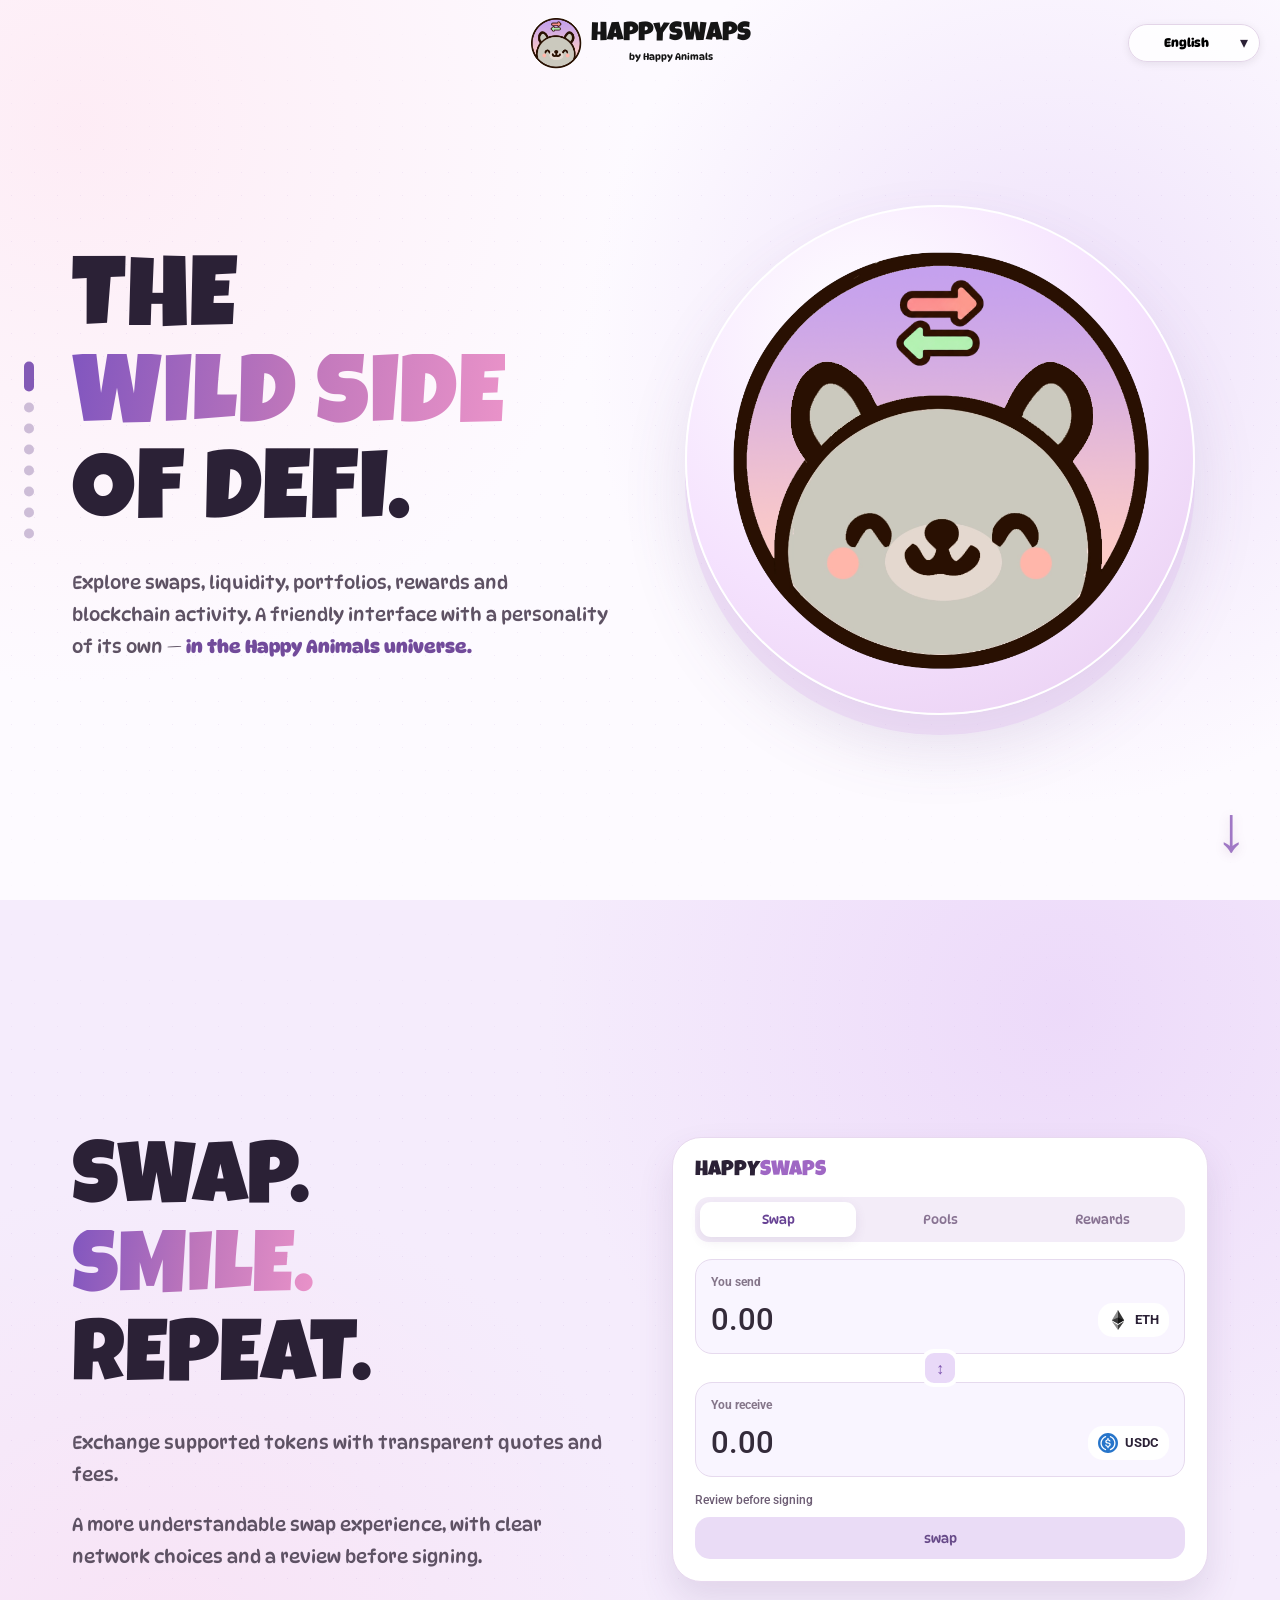
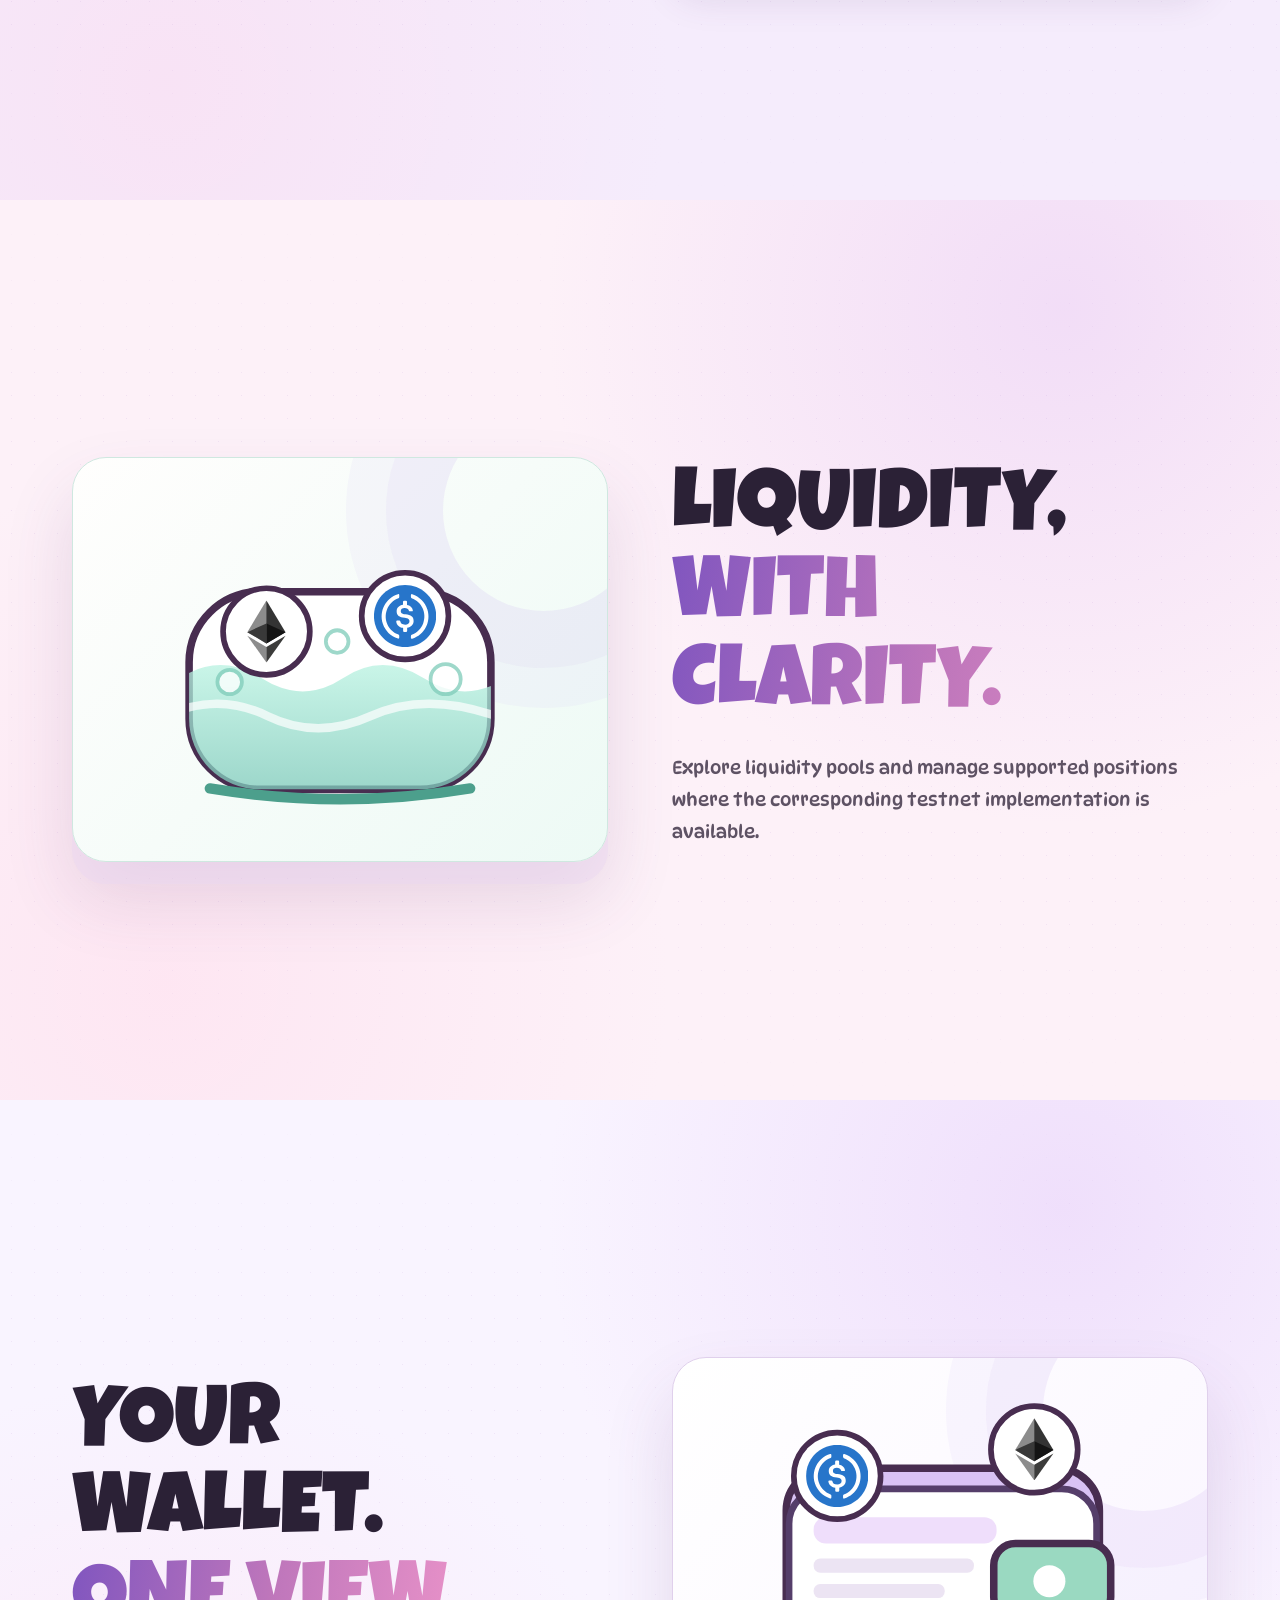
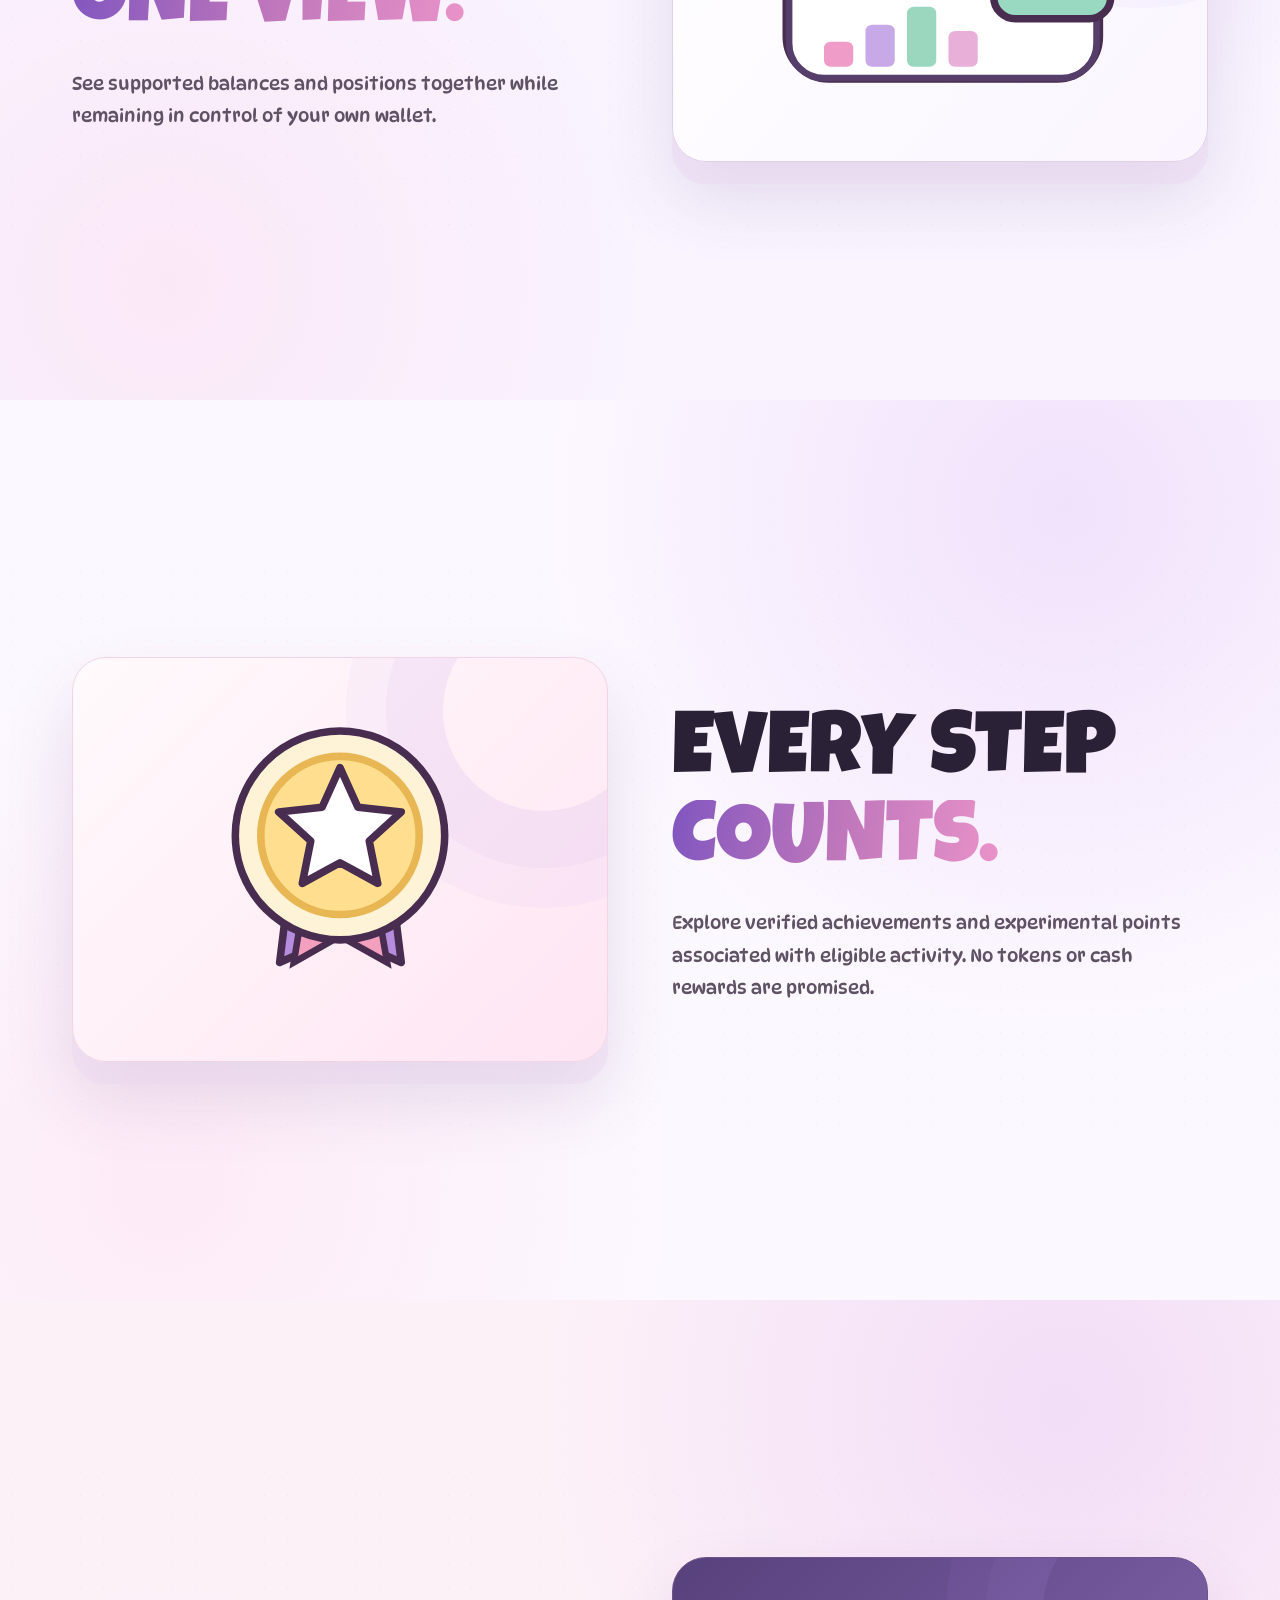
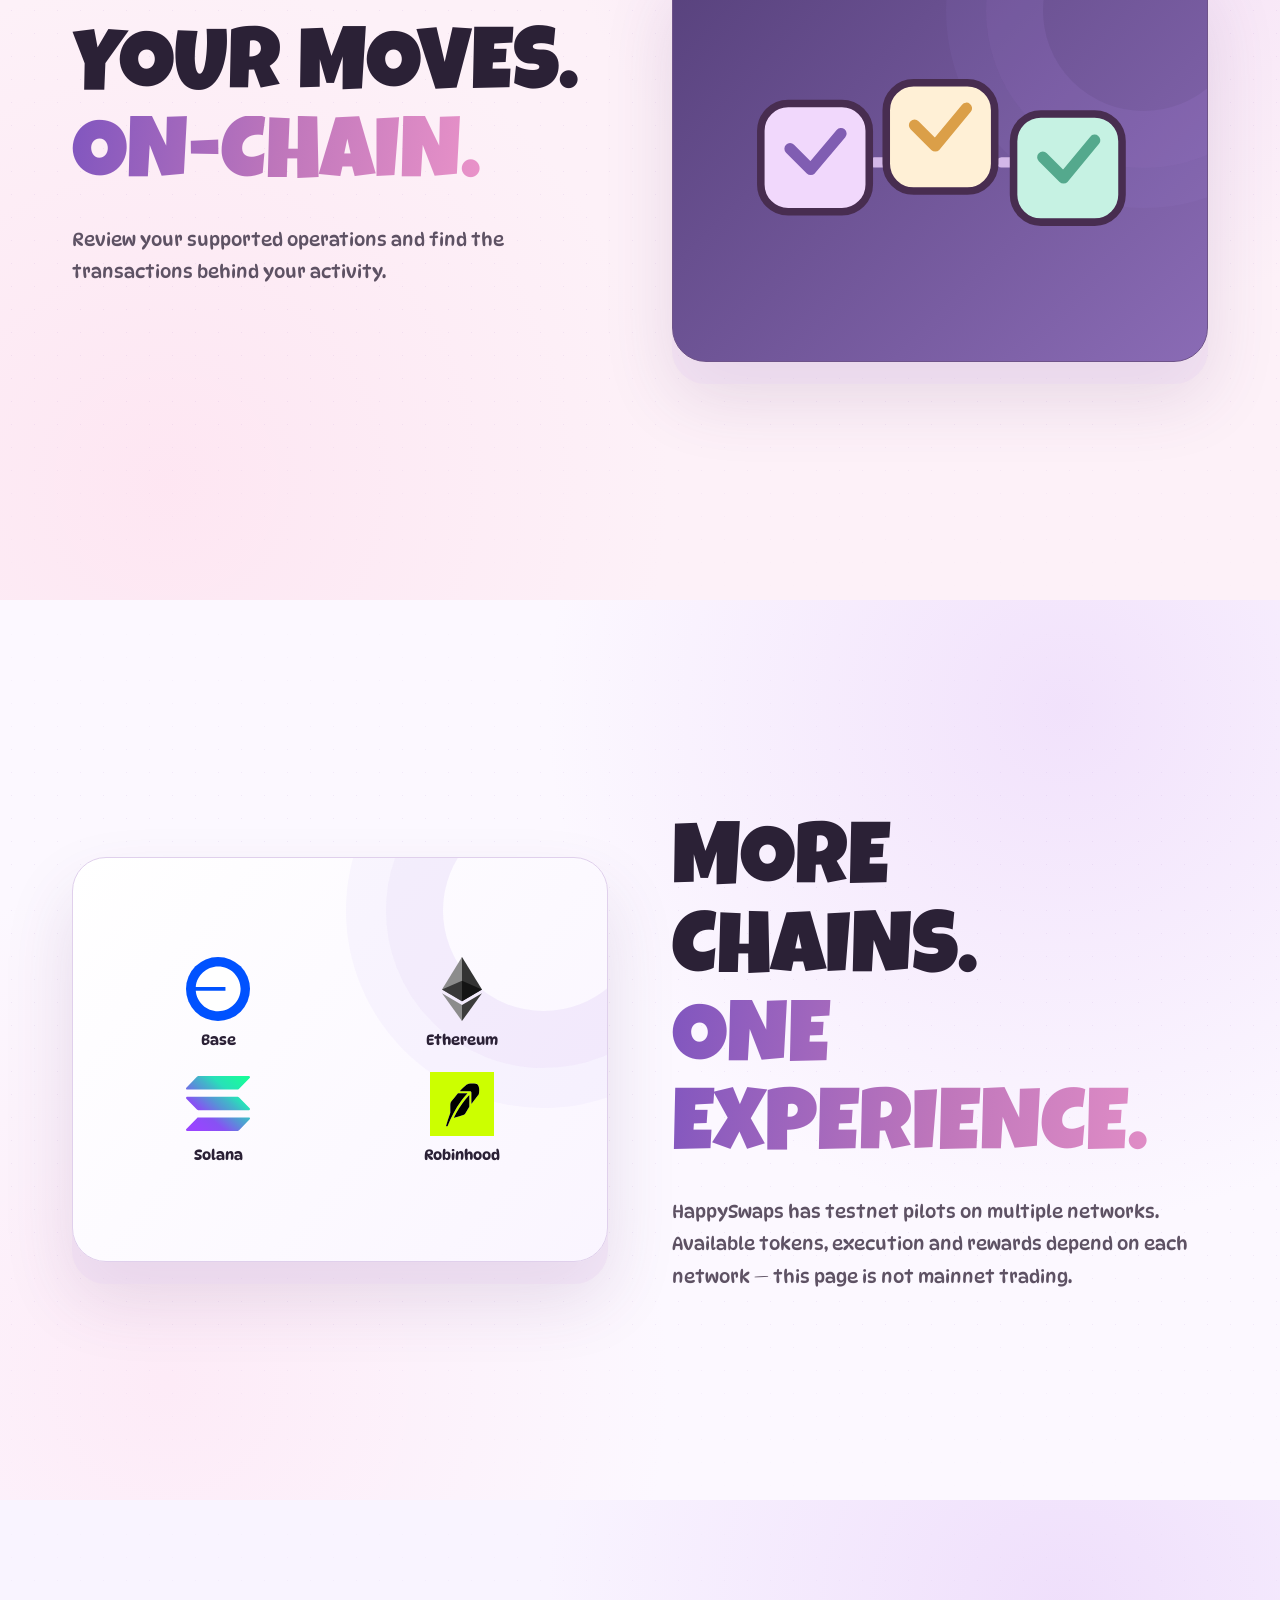
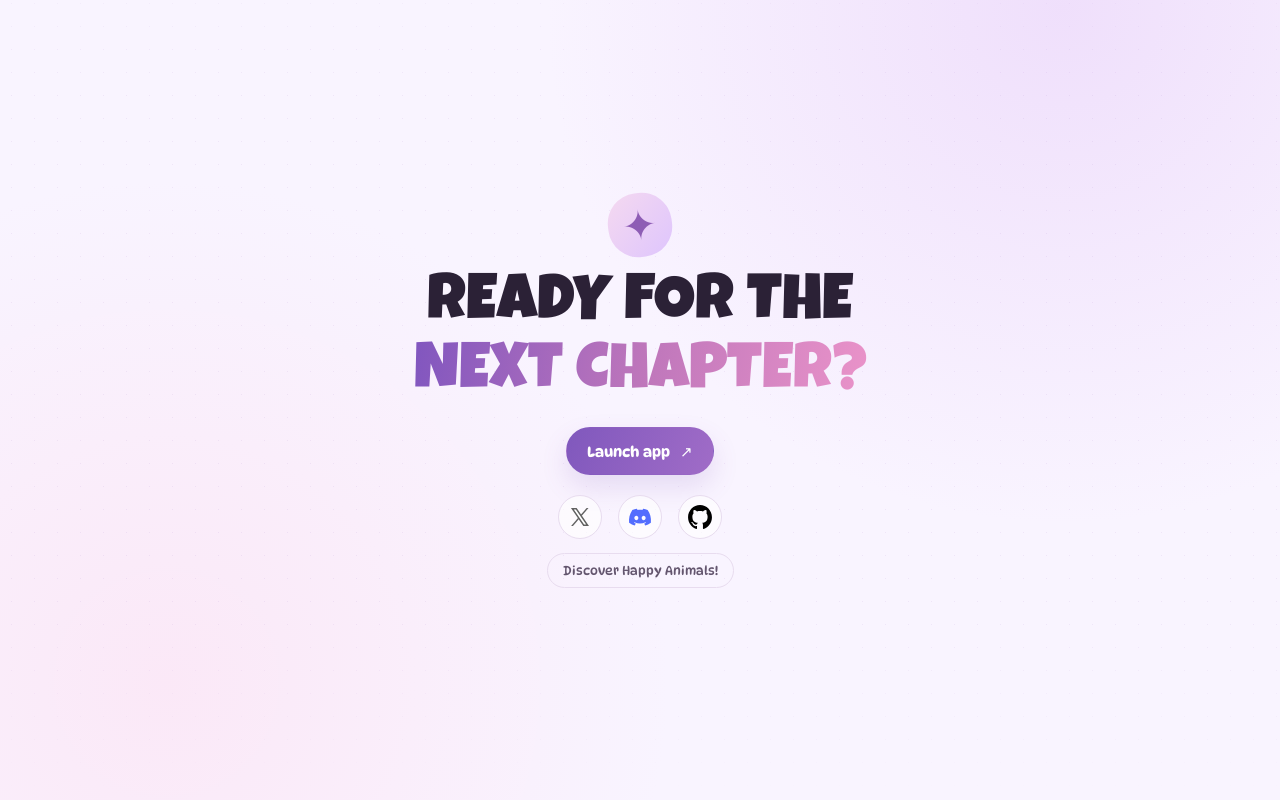
<file: happyswaps.html>
<!doctype html>
<html lang="en">
<head>
  <meta charset="utf-8">
  <meta name="viewport" content="width=device-width, initial-scale=1">
  <title>HappySwaps by Happy Animals | DeFi Multichain · Preview</title>
  <meta name="description" data-i18n-content="swaps.metaDescription" content="Discover HappySwaps: a multichain DeFi application with swaps, pools, portfolio, verified activity and experimental rewards. Testnet preview.">
  <meta name="robots" content="noindex,nofollow">
  <meta name="theme-color" content="#f5f0ff">
  <link rel="preconnect" href="https://fonts.googleapis.com">
  <link rel="preconnect" href="https://fonts.gstatic.com" crossorigin>
  <link href="https://fonts.googleapis.com/css2?family=Luckiest+Guy&family=DynaPuff:wght@400;500;600;700&family=Roboto:wght@400;500;700&display=swap" rel="stylesheet">
  <link rel="stylesheet" href="./css/happyswaps-language-selector.css">
  <script defer src="./js/happyswaps-i18n.js"></script>
  <link rel="stylesheet" href="./css/happyswaps.css"></head>
<body data-i18n-page-title="swaps.pageTitle">
<a class="skip" href="#intro">Skip to content</a>
<div class="nav-shell"><header class="header"><a class="brand" href="#intro" aria-label="HappySwaps">
  <span class="brand-mark" aria-hidden="true">
   <img src="./assets/happyswaps/logo_happyswaps_base.png" alt="">
   <img class="brand-arrow top" src="./assets/happyswaps/logo_happyswaps_flecha_rosa.png" alt="">
   <img class="brand-arrow bottom" src="./assets/happyswaps/logo_happyswaps_flecha_verde.png" alt="">
  </span><span class="wordmark"><strong>HAPPY<span class="wordmark-swaps">SWAPS</span></strong><small>by Happy Animals</small></span></a>

<div class="header-end"><div class="language-selector"><select id="languageSelector" class="language-selector__select" aria-label="Select language"></select><span class="language-selector__arrow" aria-hidden="true">▾</span></div>
</div></header></div>
<main id="main">
<section class="screen screen-intro" id="intro" data-screen="1" aria-labelledby="introTitle"><div class="frame stage">
<div class="stage-copy"><h1 id="introTitle" data-i18n-html="swapsDeck.introTitle">THE <span class="gradient">WILD SIDE</span><br>OF DEFI.</h1>
<p class="lead" data-i18n-html="swapsDeck.introBody">Explore swaps, liquidity, portfolios, rewards and blockchain activity. A friendly interface with a personality of its own — <strong>in the Happy Animals universe.</strong></p>

</div>
<div class="mascot-show"><div class="mascot-circle"><div class="mascot-logo" role="img" aria-label="HappySwaps"><img src="./assets/happyswaps/logo_happyswaps_base.png" alt=""><img class="brand-arrow top" src="./assets/happyswaps/logo_happyswaps_flecha_rosa.png" alt=""><img class="brand-arrow bottom" src="./assets/happyswaps/logo_happyswaps_flecha_verde.png" alt=""></div></div></div></div></section>
<section class="screen" id="swap" data-screen="2" aria-labelledby="swapTitle"><div class="frame stage">
<div class="stage-copy"><h2 id="swapTitle" data-i18n-html="swapsDeck.swapTitle">SWAP.<br><span class="gradient">SMILE.</span><br>REPEAT.</h2>
<p class="lead" data-i18n="swaps.swapBody">Exchange supported tokens with transparent quotes and fees.</p><p class="lead" data-i18n-html="swapsDeck.swapBody">A more understandable swap experience, with clear network choices and a review before signing.</p>
</div><div><div class="mini-app" inert aria-label="Static swap illustration">
 <div class="mini-head"><strong>HAPPY<span style="color:#9f67c4">SWAPS</span></strong></div>
 <div class="mini-tabs" role="tablist" aria-label="Preview features">
  <button id="tabSwap" role="tab" aria-controls="conceptPanel" aria-selected="true" data-demo="swap">Swap</button>
  <button id="tabPools" role="tab" aria-controls="conceptPanel" aria-selected="false" tabindex="-1" data-demo="pools" data-i18n="swapsTab.pools">Pools</button>
  <button id="tabRewards" role="tab" aria-controls="conceptPanel" aria-selected="false" tabindex="-1" data-demo="rewards" data-i18n="swapsTab.rewards">Rewards</button>
 </div><div id="conceptPanel" role="tabpanel" aria-labelledby="tabSwap" aria-live="polite">
 <div class="amount"><span class="amount-label" id="demoLabelA" data-i18n="swapsDemo.send">You send</span><div class="amount-line"><strong id="demoAmountA">0.00</strong><span class="coin-label"><img id="demoCoinA" src="./assets/happyswaps/logos_blockchain/logo_blockchain_ethereum.svg" alt=""><span id="demoSymbolA">ETH</span></span></div></div>
 <span class="switch-icon" aria-hidden="true">↕</span>
 <div class="amount"><span class="amount-label" id="demoLabelB" data-i18n="swapsDemo.receive">You receive</span><div class="amount-line"><strong id="demoAmountB">0.00</strong><span class="coin-label"><img src="./assets/happyswaps/usdc.svg" alt=""><span id="demoSymbolB">USDC</span></span></div></div>
 <div class="demo-info"><span id="demoHint" data-i18n="swapsDemo.review">Review before signing</span></div>
 <div class="demo-action">swap</div>
 
 </div></div></div></div></section>
<section class="screen" id="pools" data-screen="3" aria-labelledby="poolsTitle">
<div class="frame stage stage-card-left"><div class="stage-copy"><h2 id="poolsTitle" data-i18n-html="swapsDeck.poolsTitle">LIQUIDITY,<br><span class='gradient'>WITH CLARITY.</span></h2><p class="lead" data-i18n-html="swapsDeck.poolsBody">Explore liquidity pools and manage supported positions where the corresponding testnet implementation is available.</p></div><div class="feature-card mint"><img class="card-art" src="./assets/happyswaps/illustrations/pools-animated.svg" alt=""></div></div></section>
<section class="screen" id="portfolio" data-screen="4" aria-labelledby="portfolioTitle">
<div class="frame stage"><div class="stage-copy"><h2 id="portfolioTitle" data-i18n-html="swapsDeck.portfolioTitle">YOUR WALLET.<br><span class='gradient'>ONE VIEW.</span></h2><p class="lead" data-i18n-html="swapsDeck.portfolioBody">See supported balances and positions together while remaining in control of your own wallet.</p></div><div class="feature-card "><img class="card-art" src="./assets/happyswaps/illustrations/portfolio-animated.svg" alt=""></div></div></section>
<section class="screen" id="rewards" data-screen="5" aria-labelledby="rewardsTitle">
<div class="frame stage stage-card-left"><div class="stage-copy"><h2 id="rewardsTitle" data-i18n-html="swapsDeck.rewardsTitle">EVERY STEP<br><span class='gradient'>COUNTS.</span></h2><p class="lead" data-i18n-html="swapsDeck.rewardsBody">Explore verified achievements and experimental points associated with eligible activity. No tokens or cash rewards are promised.</p></div><div class="feature-card pink"><img class="card-art" src="./assets/happyswaps/illustrations/rewards-animated.svg" alt=""></div></div></section>
<section class="screen" id="activity" data-screen="6" aria-labelledby="activityTitle">
<div class="frame stage"><div class="stage-copy"><h2 id="activityTitle" data-i18n-html="swapsDeck.activityTitle">YOUR MOVES.<br><span class='gradient'>ON-CHAIN.</span></h2><p class="lead" data-i18n-html="swapsDeck.activityBody">Review your supported operations and find the transactions behind your activity.</p></div><div class="feature-card deep"><img class="card-art" src="./assets/happyswaps/illustrations/activity-animated.svg" alt=""></div></div></section>
<section class="screen" id="networks" data-screen="7" aria-labelledby="networksTitle"><div class="frame stage stage-card-left">
<div class="stage-copy"><h2 id="networksTitle" data-i18n-html="swapsDeck.networksTitle">MORE CHAINS.<br><span class="gradient">ONE EXPERIENCE.</span></h2>
<p class="lead" data-i18n-html="swapsDeck.networksBody">HappySwaps has testnet pilots on multiple networks. Available tokens, execution and rewards depend on each network — this page is not mainnet trading.</p>
</div><div class="feature-card"><div class="chain-grid"><div><img src="./assets/happyswaps/logos_blockchain/logo_blockchain_base.svg" alt=""><span>Base</span></div><div><img src="./assets/happyswaps/logos_blockchain/logo_blockchain_ethereum.svg" alt=""><span>Ethereum</span></div><div><img src="./assets/happyswaps/logos_blockchain/logo_blockchain_solana.svg" alt=""><span>Solana</span></div><div><img src="./assets/happyswaps/logos_blockchain/logo_blockchain_robinhood.svg" alt=""><span>Robinhood</span></div></div></div></div></section>
<section class="screen" id="start" data-screen="8" aria-labelledby="startTitle"><div class="frame final-stage">
<div class="final-emblem" aria-hidden="true">✦</div>
<h2 id="startTitle" data-i18n-html="swapsDeck.startTitle">READY FOR THE<br><span class="gradient">NEXT CHAPTER?</span></h2>
<div class="actions final-actions"><a class="btn btn-primary" href="https://happyswaps-staging.happyswaps.workers.dev/"><span data-i18n="swapsEnd.launch">Launch app</span> ↗</a></div>
<nav class="end-socials" aria-label="Social media">
<a href="https://x.com/happyanimalsxyz" target="_blank" rel="noopener noreferrer" aria-label="X"><img src="./assets/happyswaps/logo_social_twitterx.svg" alt="" width="24" height="24"></a>
<a href="https://discord.gg/hSGmJdRweD" target="_blank" rel="noopener noreferrer" aria-label="Discord"><img src="./assets/happyswaps/logo_social_discord.svg" alt="" width="24" height="24"></a>
<a href="https://github.com/Happy-Animals" target="_blank" rel="noopener noreferrer" aria-label="GitHub"><img src="./assets/happyswaps/logo_social_github.svg" alt="" width="24" height="24"></a>
</nav>
<a class="discover-animals" href="https://happyanimals.xyz/" data-i18n="swapsEnd.animals">Discover Happy Animals!</a>

</div></section></main>
<nav class="progress-rail" aria-label="Page sections"><button type="button" data-goto="intro" title="INTRO" aria-label="Go to INTRO" aria-current="true"></button><button type="button" data-goto="swap" title="SWAP" aria-label="Go to SWAP" aria-current="false"></button><button type="button" data-goto="pools" title="POOLS" aria-label="Go to POOLS" aria-current="false"></button><button type="button" data-goto="portfolio" title="PORTFOLIO" aria-label="Go to PORTFOLIO" aria-current="false"></button><button type="button" data-goto="rewards" title="REWARDS" aria-label="Go to REWARDS" aria-current="false"></button><button type="button" data-goto="activity" title="ACTIVITY" aria-label="Go to ACTIVITY" aria-current="false"></button><button type="button" data-goto="networks" title="NETWORKS" aria-label="Go to NETWORKS" aria-current="false"></button><button type="button" data-goto="start" title="EXPLORE" aria-label="Go to EXPLORE" aria-current="false"></button></nav>
<button class="deck-arrow" id="deckArrow" type="button" aria-label="Next section" title="Next section">↓</button>
<script src="./js/happyswaps.js"></script></body></html>
</file>
<file: css/happyswaps-language-selector.css>
/* HAPPY ANIMALS 2026 - shared language selector */

/*
 * Visual base.
 * Dimensions follow the HAPPY ANIMALS 2026 webapp button pattern:
 * min-width: 120px
 * min-height: 44px
 * padding: 10px 22px
 * border-radius: 25px
 */
.language-selector {
  display: inline-flex;
  align-items: center;
  justify-content: center;
  gap: 6px;

  min-width: 120px;
  min-height: 44px;
  padding: 10px 22px;
  box-sizing: border-box;

  background: rgba(255, 255, 255, 0.94);
  border: 1px solid rgba(0, 0, 0, 0.12);
  border-radius: 25px;

  box-shadow: 0 2px 8px rgba(0, 0, 0, 0.08);
}

/* =========================================================
   LANDING
   Only visible as part of the first/hero screen.
   ========================================================= */

.landing-page .start > .language-selector {
  position: absolute;

  top: auto;
  right: auto;
  bottom: 58px;
  left: 50%;

  transform: translateX(-50%);

  z-index: 3;
}

/* =========================================================
   SELECT
   ========================================================= */

.language-selector__select {
  appearance: none;
  -webkit-appearance: none;

  border: 0;
  outline: 0;
  background: transparent;

  min-width: 132px;
  padding: 0 2px;

  font: inherit;
  font-size: 0.82rem;
  font-weight: 600;

  text-align: center;
  text-align-last: center;

  cursor: pointer;
}

.language-selector__select:focus-visible {
  outline: 2px solid currentColor;
  outline-offset: 3px;
  border-radius: 4px;
}

.language-selector__arrow {
  flex: 0 0 auto;
  line-height: 1;
  pointer-events: none;
}

/* =========================================================
   TOKEN PAGE
   Keep its existing top position.
   ========================================================= */

.token-page .section1Intro > .language-selector {
  position: absolute;

  top: auto;
  right: auto;
  bottom: 58px;
  left: 50%;

  transform: translateX(-50%);

  z-index: 3;
}

html[dir="rtl"] .token-page .language-selector {
  right: auto;
  left: 270px;
}

/* =========================================================
   MOBILE
   ========================================================= */

@media (max-width: 768px) {
  .landing-page .start > .language-selector,
  .token-page .section1Intro > .language-selector {
    top: auto;
    right: auto;
    bottom: 58px;
    left: 50%;

    transform: translateX(-50%);
  }

  .language-selector__select {
    min-width: 132px;
  }
}
</file>
<file: css/happyswaps.css>
:root{--ink:#2b2136;--muted:#64566f;--purple:#825bb8;--purple-deep:#623c94;--rose:#ed97bd;--cream:#fff9fd;--line:#e8dcef;--soft:#f2e7fa}
*,*::before,*::after{box-sizing:border-box}
html{scroll-behavior:smooth;scroll-snap-type:y mandatory;scroll-padding-top:0}
body{margin:0;min-width:300px;color:var(--ink);background:#fcf8ff;font-family:"DynaPuff",sans-serif;overflow-x:hidden}
button,select{font:inherit}button{cursor:pointer}a{color:inherit;text-decoration:none}
a:focus-visible,button:focus-visible,select:focus-visible{outline:3px solid var(--purple);outline-offset:4px}
.skip{position:fixed;top:-100px;left:12px;z-index:150;background:#fff;padding:12px}.skip:focus{top:10px}
.nav-shell{position:fixed;top:0;left:0;right:0;z-index:100;padding:10px 20px;background:linear-gradient(180deg,rgba(252,248,255,.97),rgba(252,248,255,.82));backdrop-filter:blur(15px);border-bottom:1px solid #eadff250}
.header{max-width:1190px;margin:auto;display:flex;align-items:center;justify-content:space-between;gap:12px;min-height:65px}
.brand{display:inline-flex;align-items:center;gap:9px;min-width:0}
.brand-mark{position:relative;display:block;width:52px;height:52px;flex:0 0 52px;border-radius:50%;overflow:hidden;background:#fff}
.brand-mark img{width:100%;height:100%;position:absolute;inset:0;object-fit:contain;pointer-events:none}
.brand-arrow.top{--from:45%;--to:-45%}.brand-arrow.bottom{--from:-45%;--to:45%}
@keyframes arrow-flow{0%,18%{transform:translateX(0);opacity:1}44%{transform:translateX(var(--from));opacity:0}45%{transform:translateX(var(--to));opacity:0}72%,100%{transform:translateX(0);opacity:1}}
@media(hover:hover) and (pointer:fine){.brand:hover .brand-arrow{animation:arrow-flow 1.6s ease-in-out infinite}}
.wordmark{display:flex;flex-direction:column;gap:2px}
.wordmark strong{font:400 clamp(1.3rem,2vw,1.9rem)/1 "Luckiest Guy",sans-serif;white-space:nowrap}
.wordmark small{font:500 .59rem Roboto,sans-serif;letter-spacing:.12em;color:#876b95;white-space:nowrap}
.nav{display:flex;align-items:center;gap:16px}
.nav a{font:500 .83rem DynaPuff,sans-serif;color:#675176}.nav a:hover{color:#844ebd}
.header-end{display:flex;align-items:center;gap:8px}
.header .language-selector{min-width:0;min-height:38px;padding:3px 6px;border:1px solid #e3d5e8;background:#ffffffd9}
.header .language-selector__select{font-size:.76rem}
.back-home{padding:10px 14px;border-radius:22px;background:#f0e4f8;color:#5b357e;white-space:nowrap;font-size:.76rem}
.back-home:hover{background:#ead6f8}
.screen{scroll-snap-align:start;scroll-snap-stop:always;position:relative;min-height:100svh;display:flex;align-items:center;isolation:isolate;overflow:hidden;padding:105px 24px 86px}
.screen::before{content:"";position:absolute;inset:0;z-index:-2;pointer-events:none;background:radial-gradient(circle at 83% 12%,rgba(222,186,245,.36),transparent 39%),radial-gradient(circle at 13% 87%,rgba(255,207,230,.32),transparent 37%)}
.screen::after{content:"";position:absolute;inset:0;z-index:-1;pointer-events:none;opacity:.1;background-image:radial-gradient(#9b6cc2 .6px,transparent .7px);background-size:23px 23px;mask-image:linear-gradient(transparent,#000 20%,#000 80%,transparent)}
.screen:nth-of-type(2n){background:#f5ecfc}
.screen:nth-of-type(3n){background:#fdf1f8}
.screen:nth-of-type(4n){background:#f9f4ff}
.screen-intro{background:#fdfaff}.screen-intro::before{background:radial-gradient(circle at 82% 38%,#dbc0f472,transparent 39%),radial-gradient(circle at 6% 14%,#fed4e45c,transparent 39%)}
.frame{width:min(1180px,100%);margin:0 auto;position:relative}
.stage{display:grid;grid-template-columns:1fr 1fr;align-items:center;gap:clamp(22px,5vw,78px)}
.stage-copy{max-width:600px;position:relative;z-index:2}
.eyebrow{display:inline-flex;gap:9px;align-items:center;font:700 .76rem Roboto,sans-serif;letter-spacing:.13em;text-transform:uppercase;color:#7b519b}
.eyebrow::before{content:"";height:3px;width:24px;border-radius:5px;background:#e495c4}
h1,h2,h3,p{margin-top:0}
h1,h2,h3{color:var(--ink)}
h1{font:400 clamp(3.65rem,7.7vw,7.4rem)/.98 "Luckiest Guy",sans-serif;letter-spacing:.006em;margin:20px 0}
h2{font:400 clamp(3rem,6.8vw,6.1rem)/1.02 "Luckiest Guy",sans-serif;margin:14px 0 19px}
h3{font:400 clamp(1.5rem,3vw,2.25rem)/1.1 "Luckiest Guy",sans-serif;margin:0 0 12px}
.gradient{display:inline-block;background:linear-gradient(98deg,#8156bf,#be76bb,#ea93c9);background-clip:text;-webkit-background-clip:text;color:transparent}
.lead{font:400 clamp(.96rem,1.5vw,1.13rem)/1.78 "DynaPuff",sans-serif;color:#5e5264;max-width:540px}
.lead strong{color:#724b9b}
.actions{display:flex;flex-wrap:wrap;gap:12px;margin-top:25px}
.btn{display:inline-flex;align-items:center;justify-content:center;gap:10px;min-height:48px;padding:12px 20px;border:1px solid transparent;border-radius:24px;font:500 .91rem DynaPuff,sans-serif;transition:transform .2s,background .2s}
.btn:hover{transform:translateY(-3px)}
.btn-primary{background:linear-gradient(112deg,#8058bd,#a06cc7);color:white;box-shadow:0 12px 27px #7d56b528}
.btn-ghost{border-color:#e6d7eb;background:#ffffffc9;color:#603d84}
.btn-ghost:hover{background:#fff}
.feature-card{position:relative;min-height:405px;padding:clamp(23px,3vw,35px);border-radius:34px;background:linear-gradient(130deg,#ffffff,#faf5ff);border:1px solid #e0d0ec;box-shadow:0 22px 0 #e9d7f077,0 36px 70px #5b3b7224;overflow:hidden}
.feature-card::before{content:"";position:absolute;right:-94px;top:-105px;width:315px;height:315px;border-radius:50%;border:57px solid #ac8be720;box-shadow:0 0 0 40px #ac8be710;pointer-events:none}
.feature-card .card-top{position:relative;display:flex;justify-content:space-between;align-items:center;gap:10px;color:#8b699d;font:700 .73rem Roboto,sans-serif;letter-spacing:.07em;margin-bottom:20px}
.feature-card .card-top span:last-child{padding:9px 12px;background:#efe2fa;border-radius:20px}
.card-symbol{font:400 clamp(4.4rem,9vw,8.6rem)/1 "Luckiest Guy",sans-serif;color:#a674cc;letter-spacing:-.07em;position:relative;margin:13px 0}
.card-detail{position:relative;color:#62526a;font:400 1rem/1.7 Roboto,sans-serif;max-width:355px}
.card-bottom{position:relative;display:flex;align-items:center;justify-content:space-between;gap:12px;margin-top:24px;font:700 .78rem Roboto,sans-serif;color:#744f97}
.card-badges{position:relative;display:flex;flex-wrap:wrap;gap:9px;margin:25px 0}
.card-badge{border-radius:20px;padding:9px 12px;background:#f3e8fa;color:#6b4d8f;font:700 .78rem Roboto,sans-serif}
.feature-card.pink{background:linear-gradient(135deg,#fffafc,#ffe5f2);border-color:#f2d4e4}
.feature-card.pink .card-symbol{color:#ed9bc4}
.feature-card.deep{background:linear-gradient(135deg,#57417c,#8a6bb5);border:1px solid #6e5389;color:white}
.feature-card.deep .card-top,.feature-card.deep .card-detail,.feature-card.deep .card-bottom{color:#f3eafa}
.feature-card.deep .card-symbol{color:#e6c6ff}
.feature-card.deep .card-top span:last-child{background:#ffffff2a}
.feature-card.deep .card-badge{background:#ffffff29;color:white}
.feature-card.mint{background:linear-gradient(135deg,#fffefd,#edfaf5);border-color:#cfe8e0}
.feature-card.mint .card-symbol{color:#68b8a5}
.mascot-show{display:grid;place-items:center;min-height:415px}
.mascot-circle{display:grid;place-items:center;width:min(100%,410px);aspect-ratio:1;border-radius:50%;background:radial-gradient(circle at 35% 26%,white,#f5e2fe 53%,#e7ccef);box-shadow:0 20px 0 #e0c1ef66,0 32px 65px #674e8423;border:2px solid #fff;position:relative}
.mascot-circle::after{content:"✦";position:absolute;right:9%;top:12%;font-size:3.4rem;color:#c782c3}
.mascot-circle img{display:block;width:85%;max-height:90%;object-fit:contain;filter:drop-shadow(0 20px 14px #684c8030)}
.mini-app{border-radius:29px;padding:22px;background:white;box-shadow:0 18px 35px #5b3b7220;border:1px solid #e8d9ef;position:relative}
.mini-head{display:flex;align-items:center;justify-content:space-between;gap:8px;margin-bottom:16px}
.mini-head strong{font:400 1.32rem "Luckiest Guy",sans-serif}
.demo-badge{padding:7px 10px;background:#f4e9fa;color:#775b8d;border-radius:16px;font:700 .64rem Roboto,sans-serif}
.mini-tabs{display:flex;gap:6px;border-radius:14px;padding:5px;background:#f3ecf8;margin-bottom:17px}
.mini-tabs button{flex:1;border:0;border-radius:11px;background:transparent;color:#887393;font-size:.8rem;padding:10px 5px}
.mini-tabs [aria-selected=true]{background:#fff;color:#674294;box-shadow:0 4px 12px #5b3b7219}
.amount{background:#f9f5ff;border:1px solid #e6daee;border-radius:17px;padding:15px;margin-bottom:0}
.amount-label{font:700 .74rem Roboto,sans-serif;color:#85768a;display:block;margin-bottom:12px}
.amount-line{display:flex;align-items:center;justify-content:space-between;gap:8px}
.amount strong{font:500 1.95rem Roboto,sans-serif;color:#342b3a;font-variant-numeric:tabular-nums}
.coin-label{display:inline-flex;align-items:center;gap:7px;padding:7px 10px;border-radius:15px;background:#fff;font:700 .8rem Roboto,sans-serif}
.coin-label img{width:20px;height:20px}
.switch-icon{display:grid;place-items:center;width:38px;height:38px;margin:-5px auto;position:relative;z-index:2;background:#e9d9f8;border:4px solid white;border-radius:13px;color:#7e54af}
.demo-info{display:flex;align-items:center;justify-content:space-between;gap:12px;margin:16px 0 10px;color:#6d5d74;font:500 .76rem Roboto,sans-serif}
.demo-action{padding:13px;background:#eadcf6;color:#674a89;border-radius:15px;text-align:center;font-size:.82rem}
.demo-foot{color:#867990;margin:12px 0 0;text-align:center;font:400 .68rem/1.4 Roboto,sans-serif}
.network-icons{display:grid;grid-template-columns:repeat(2,minmax(0,1fr));gap:11px;position:relative;margin-top:23px}
.network-icons span{display:flex;align-items:center;gap:10px;padding:14px;border:1px solid #e9dcf2;background:#fff;border-radius:18px;font:700 .85rem Roboto,sans-serif}
.network-icons img{width:28px;height:28px;object-fit:contain}
.stack-steps{display:grid;gap:10px;margin-top:25px}
.stack-steps>div{display:flex;align-items:flex-start;gap:14px;padding:17px;border:1px solid #e8d8f3;border-radius:18px;background:#ffffffdd}
.stack-steps b{display:grid;place-items:center;flex:0 0 36px;height:36px;border-radius:12px;background:#eadaf7;color:#7546a5;font:700 .8rem Roboto,sans-serif}
.stack-steps strong{display:block;font:700 .92rem Roboto,sans-serif;margin-bottom:5px}
.stack-steps p{font:400 .83rem/1.6 Roboto,sans-serif;margin:0;color:#63546d}
.final-stage{text-align:center;max-width:875px;margin:auto}
.final-stage .lead{margin:0 auto}
.final-stage h2{font-size:clamp(2.6rem,5vw,4.5rem);line-height:1.08}
.final-emblem{display:inline-grid;place-items:center;width:100px;height:100px;border-radius:30px;background:linear-gradient(135deg,#f5d9f0,#dec5fd);font-size:4rem;color:#8e5db5;margin-bottom:25px;transform:rotate(-7deg)}
.final-actions{justify-content:center}
.final-foot{margin-top:45px;font:400 .77rem/1.5 Roboto,sans-serif;color:#8a7995}
.deck-arrow{position:fixed;right:clamp(15px,3.4vw,45px);bottom:clamp(17px,3vw,35px);z-index:105;display:grid;place-items:center;width:66px;height:66px;border-radius:50%;border:2px solid #fff;background:linear-gradient(135deg,#996bcd,#7149ae);color:white;box-shadow:0 12px 30px #61437855;font:400 2.65rem/1 "Luckiest Guy",sans-serif;transition:transform .2s,background .2s}
.deck-arrow:hover{transform:translateY(3px);background:#643995}
.deck-arrow.is-last:hover{transform:translateY(-3px)}
.deck-counter{position:fixed;bottom:clamp(38px,4vw,54px);right:clamp(92px,10vw,145px);z-index:105;background:#ffffffdc;border:1px solid #ead7f5;color:#674683;border-radius:20px;padding:8px 12px;font:700 .75rem Roboto,sans-serif;box-shadow:0 5px 22px #6a507522;white-space:nowrap}
.progress-rail{position:fixed;left:clamp(12px,2vw,24px);top:50%;transform:translateY(-50%);z-index:102;display:flex;flex-direction:column;gap:11px}
.progress-rail button{width:10px;height:10px;border:0;border-radius:10px;background:#bcaacb;opacity:.75;padding:0;transition:height .18s,background .18s}
.progress-rail button[aria-current=true]{height:30px;background:#835ab6;opacity:1}
@media(max-width:1030px){.nav{display:none}.stage{gap:28px}.screen{padding-inline:28px}.progress-rail{display:none}}
@media(max-width:760px){html{scroll-snap-type:y proximity}.screen{padding:110px 18px 90px;min-height:100svh}.stage{grid-template-columns:1fr;gap:24px}.stage-copy{text-align:center;max-width:630px;margin:auto}.eyebrow{justify-content:center}.lead{margin-inline:auto}.actions{justify-content:center}.feature-card{min-height:285px;padding:23px}.mascot-show{min-height:260px}.mascot-circle{width:min(100%,260px)}.card-symbol{font-size:4.5rem;margin:4px 0}.card-badges{margin:15px 0}.feature-card::before{width:200px;height:200px;right:-65px;top:-85px}.mini-app{max-width:480px;margin:0 auto}.brand-mark{width:43px;height:43px;flex-basis:43px}.wordmark strong{font-size:1.4rem}.header .language-selector{max-width:128px}.back-home{padding:9px;font-size:.73rem}.deck-arrow{width:52px;height:52px;font-size:2.1rem}.deck-counter{right:78px;bottom:34px}}
@media(max-width:430px){.nav-shell{padding:9px 11px}.header{gap:5px}.wordmark strong{font-size:1.17rem}.wordmark small{font-size:.52rem}.brand-mark{width:36px;height:36px;flex-basis:36px}.header-end{gap:5px}.header .language-selector{max-width:98px;padding:1px 3px;min-height:33px}.header .language-selector__select{font-size:.65rem}.back-home{font-size:.66rem;padding:8px 7px}.screen{padding-top:100px;padding-bottom:80px}h1{font-size:clamp(3.1rem,14vw,4.2rem)}h2{font-size:clamp(2.6rem,12vw,4.2rem)}.feature-card{min-height:250px;padding:19px}.mini-app{padding:16px}.amount strong{font-size:1.55rem}.demo-info{font-size:.65rem}.network-icons span{padding:10px;font-size:.75rem}.network-icons img{width:23px;height:23px}}
@media(max-height:740px) and (min-width:761px){.screen{padding-top:95px;padding-bottom:65px}h1{font-size:clamp(3.2rem,6vw,6rem)}h2{font-size:clamp(2.7rem,5.6vw,5rem)}.feature-card{min-height:330px}}
@media(prefers-reduced-motion:reduce){html{scroll-behavior:auto}*,*::before,*::after{animation:none!important;transition:none!important}.deck-arrow:hover{transform:none}}

/* Same fixed animated arrow treatment as the original Happy Animals landing. */
.deck-arrow{background:transparent;border:0;border-radius:0;box-shadow:none;color:#a078c5;text-shadow:0 2px 11px #86517938;width:70px;height:70px;font:400 4rem/1 Roboto,Arial,sans-serif;animation:deck-arrow-pulse 1.5s ease-in-out infinite}
.deck-arrow:hover,.deck-arrow.is-last:hover{background:transparent;box-shadow:none;color:#825bb8;transform:none}
@keyframes deck-arrow-pulse{0%,100%{transform:translateY(0);opacity:1}50%{transform:translateY(10px);opacity:.7}}
.deck-arrow.is-last{animation-name:deck-arrow-up}
@keyframes deck-arrow-up{0%,100%{transform:translateY(0);opacity:1}50%{transform:translateY(-10px);opacity:.7}}
@media(max-width:760px){.deck-arrow{width:58px;height:58px;font-size:3.2rem}}
@media(prefers-reduced-motion:reduce){.deck-arrow,.deck-arrow.is-last{animation:none!important;opacity:1!important}}
/* Alternate desktop card placement; keep reading order on mobile. */
@media(min-width:761px){
 .stage-card-left>.feature-card{grid-column:1;grid-row:1}
 .stage-card-left>.stage-copy{grid-column:2;grid-row:1}
}
.end-socials{display:flex;justify-content:center;gap:16px;margin:28px 0 20px}.end-socials a{display:grid;place-items:center;width:44px;height:44px;border-radius:50%;background:#ffffffaa;border:1px solid var(--line);transition:transform .2s}.end-socials a:hover{transform:translateY(-3px)}.end-socials img{object-fit:contain}.discover-animals{display:inline-block;padding:9px 15px;border:1px solid var(--line);border-radius:20px;color:var(--muted);font:400 .78rem DynaPuff,sans-serif}.discover-animals:hover{background:#fff}

/* Use the desktop canvas without depending on browser preview zoom. */
@media(min-width:1100px){
 .frame{width:min(1320px,calc(100% - 96px))}
 .header{max-width:1330px}
 .stage-copy{max-width:700px}
 .lead{max-width:675px;font-size:clamp(1.13rem,1.35vw,1.4rem)}
 .mascot-circle{width:min(100%,510px)}
}
.final-stage{width:min(1180px,100%);max-width:1180px}
.final-stage .lead{max-width:675px}

/* Keep navigation at the viewport edge, independent of content margins. */
.deck-arrow{right:14px}

/* The swap mockup is a static illustration. */
.mini-app[inert] button{cursor:default}
/* Keep the final content below the header with minimal bottom spacing. */
#start{padding-top:120px;padding-bottom:24px}
.final-emblem{width:64px;height:64px;font-size:2.6rem;margin-bottom:14px}
.final-stage h2{margin-top:0;margin-bottom:18px}
.final-actions{margin-top:18px}
.end-socials{margin:20px 0 14px}
@media(max-width:760px){
 .screen{padding:96px 18px 64px}
 .stage{gap:18px}
 h1{font-size:clamp(2.7rem,11vw,4rem)}
 h2{font-size:clamp(2rem,8vw,3.1rem)}
 .lead{font-size:.9rem;line-height:1.6}
 .feature-card{min-height:175px;padding:18px;border-radius:26px}
 .mini-app{width:100%;max-width:350px;padding:16px;border-radius:24px}
 .mini-head{margin-bottom:12px}.mini-tabs{margin-bottom:12px}
 .mini-tabs button{padding:8px 4px;font-size:.73rem}
 .amount{padding:12px}.amount-label{margin-bottom:8px}
 .amount strong{font-size:1.5rem}.demo-info{margin:12px 0 8px}
 .demo-action{padding:10px}.mascot-show{min-height:210px}
 .mascot-circle{width:min(100%,210px)}
 #start{padding:100px 18px 18px}
 .final-stage h2{font-size:clamp(1.9rem,7.5vw,2.8rem)}
 .final-emblem{width:52px;height:52px;font-size:2.1rem;margin-bottom:12px}
 .final-actions{margin-top:14px}.end-socials{margin:16px 0 12px}
}

@media(max-width:760px){
 #swap .stage-copy p[data-i18n-html="swapsDeck.swapBody"]{display:none}
 #swap h2{font-size:clamp(1.8rem,7.6vw,2.7rem);margin:0 0 10px}
 #swap .lead{margin-bottom:10px}
 #swap .stage{gap:12px}
 #swap .mini-app{max-width:300px;padding:12px}
 #swap .mini-head{margin-bottom:8px}
 #swap .mini-head strong{font-size:1.05rem}
 #swap .mini-tabs{padding:3px;margin-bottom:8px}
 #swap .mini-tabs button{padding:6px 3px}
 #swap .amount{padding:9px}
 #swap .amount-label{font-size:.65rem;margin-bottom:5px}
 #swap .amount strong{font-size:1.25rem}
 #swap .coin-label{padding:5px 7px;font-size:.7rem}
 #swap .switch-icon{width:30px;height:30px}
 #swap .demo-info{font-size:.65rem;margin:8px 0 6px}
 #swap .demo-action{padding:8px;font-size:.75rem}
}

.feature-card{display:grid;place-items:center}.card-art{display:block;width:min(100%,340px);height:280px;object-fit:contain}@media(max-width:760px){.card-art{height:145px;width:min(100%,220px)}}

/* Fill the card illustration area while preserving its aspect ratio. */
.feature-card>.card-art{position:absolute;inset:18px;width:calc(100% - 36px);height:calc(100% - 36px);max-width:none;max-height:none;object-fit:contain}
@media(max-width:760px){.feature-card>.card-art{inset:12px;width:calc(100% - 24px);height:calc(100% - 24px)}}

.mascot-logo{position:relative;width:85%;aspect-ratio:1}.mascot-circle .mascot-logo img{position:absolute;inset:0;width:100%;height:100%;max-height:none;filter:none;object-fit:contain}.mascot-logo .brand-arrow{animation:swap-nudge 3s ease-in-out infinite}.mascot-logo .brand-arrow.bottom{animation-direction:reverse}.brand:hover .brand-arrow{animation:swap-nudge 1.8s ease-in-out infinite}.brand:hover .brand-arrow.bottom{animation-direction:reverse}@keyframes swap-nudge{0%,100%{transform:translateX(-1.5%)}50%{transform:translateX(1.5%)}}@media(prefers-reduced-motion:reduce){.mascot-logo .brand-arrow,.brand:hover .brand-arrow{animation:none!important}}

.mascot-circle::after{content:none}
#start .end-socials a[aria-label="GitHub"] img{filter:brightness(0)}
.chain-grid{position:relative;display:grid;grid-template-columns:repeat(2,minmax(0,1fr));gap:24px;width:100%;z-index:1}.chain-grid div{display:grid;justify-items:center;gap:10px;color:var(--ink);font:500 .9rem DynaPuff,sans-serif}.chain-grid img{width:64px;height:64px;object-fit:contain}@media(max-width:760px){.chain-grid{gap:12px}.chain-grid img{width:36px;height:36px}.chain-grid div{font-size:.7rem;gap:5px}}

.nav-shell{background:transparent;backdrop-filter:none;border-bottom:0}
body.past-intro .header .language-selector{visibility:hidden;pointer-events:none}

/* Center branding and language control without shifting between sections. */
.header{flex-direction:column;justify-content:center;gap:8px;min-height:0}
.brand{justify-content:center}
.header-end{justify-content:center}
.header .language-selector{min-height:30px}
body.past-intro .header-end{display:none}
.screen{padding-top:150px}
#start{padding-top:150px}
@media(max-width:760px){.nav-shell{padding:8px 12px}.header{gap:6px}.screen{padding-top:128px}#start{padding-top:128px}}

@media(min-width:761px){
 .header{position:relative;flex-direction:row;min-height:65px}
 .header-end{position:absolute;right:0;top:50%;transform:translateY(-50%)}
 .screen,#start{padding-top:105px}
}

.wordmark small{font-family:"DynaPuff",sans-serif}

/* Stable brand colors shared with the HappySwaps app. */
.wordmark strong{color:#151515}
.wordmark-swaps{color:inherit}
.wordmark small{font-family:"DynaPuff",sans-serif;color:#151515;letter-spacing:0;font-weight:500}


/* Keep the two-line wordmark optically centered. */
.wordmark{align-items:center;text-align:center}

/* Keep the language arrow inside one compact selector capsule. */
.header .language-selector{
 position:relative;
 display:inline-flex;
 align-items:center;
 width:132px;
 min-width:118px;
 max-width:160px;
 padding:0;
 gap:0;
 overflow:hidden;
}
.header .language-selector__select{
 display:block;
 width:100%;
 min-width:0;
 min-height:36px;
 padding:0 30px 0 14px;
 text-align:center;
 text-align-last:center;
}
.header .language-selector__arrow{
 position:absolute;
 top:50%;
 right:11px;
 transform:translateY(-50%);
 line-height:1;
 pointer-events:none;
}
@media(max-width:430px){
 .header .language-selector{width:116px;min-width:108px;max-width:120px;padding:0}
 .header .language-selector__select{min-height:33px;padding:0 26px 0 10px}
 .header .language-selector__arrow{right:9px}
}

/* Mobile composition: centered brand, language control below the hero. */
@media(max-width:760px){
 .header{flex-direction:column;justify-content:center;width:auto;min-height:0;gap:6px}
 .brand{justify-content:center}
 .header-end{
  position:fixed;
  left:50%;
  bottom:max(38px,env(safe-area-inset-bottom));
  transform:translateX(-50%);
  display:flex!important;
 }
 body.past-intro .header-end{display:none!important}
 .header .language-selector{width:128px;min-width:118px;max-width:132px;min-height:38px}
 .header .language-selector__select{position:static;width:100%;height:auto;min-height:36px;padding:0 30px 0 14px;opacity:1;cursor:pointer}
 .screen,#start{padding-top:96px}
}
@media(max-width:430px){
 .nav-shell{padding:8px 11px}
 .header{gap:5px}
 .brand{gap:8px}
 .brand-mark{width:36px;height:36px;flex-basis:36px}
 .wordmark strong{font-size:1.17rem}
 .wordmark small{font-size:.52rem}
 .header .language-selector{width:122px;min-width:116px;max-width:126px}
 .screen,#start{padding-top:92px}
}
</file>
